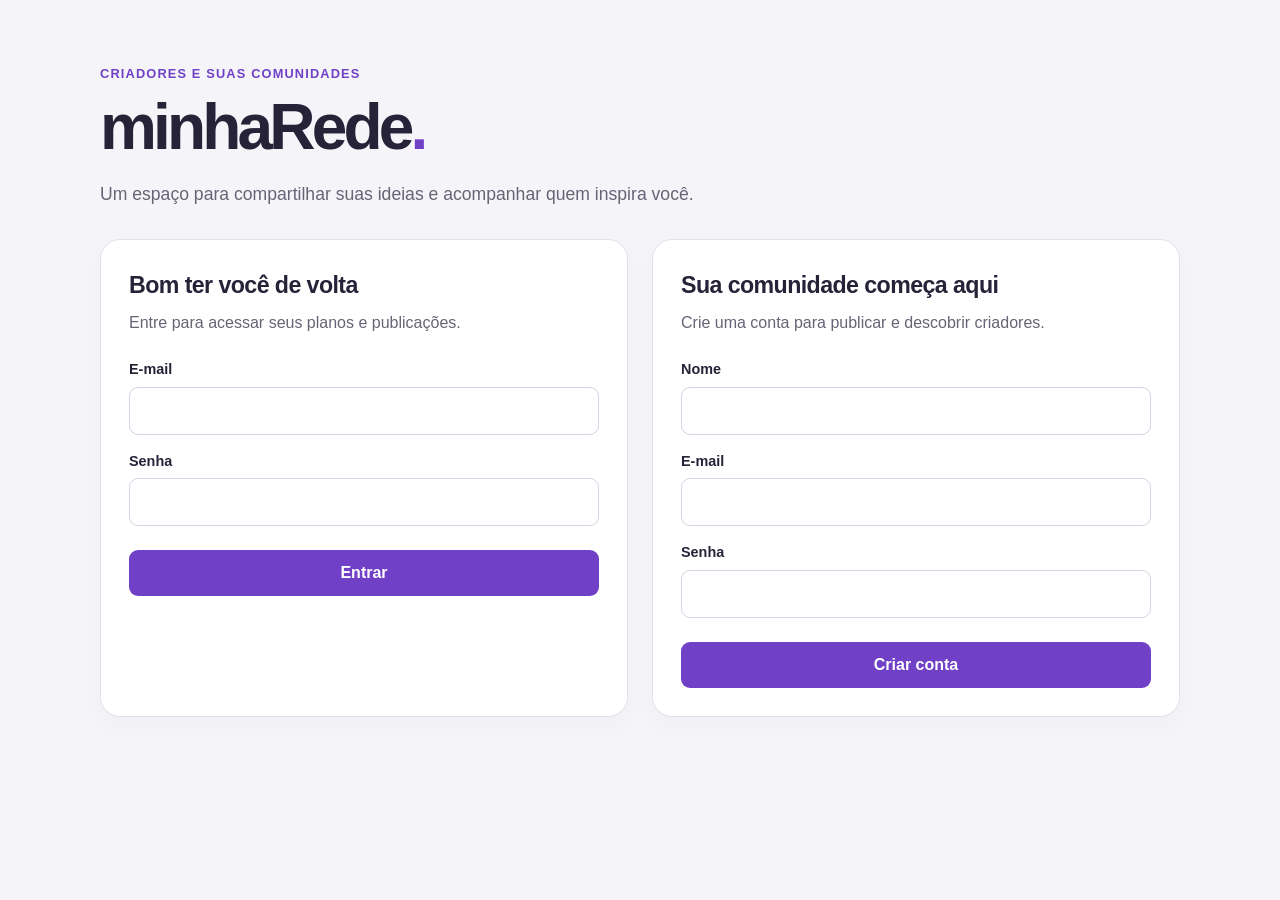
<file: Visao/index.html>
<!DOCTYPE html>
<html lang="pt-BR">
<head>
  <meta charset="UTF-8">
  <meta name="viewport" content="width=device-width, initial-scale=1.0">

  <title>minhaRede — Conecte-se aos seus criadores</title>

  <link rel="stylesheet" href="styles.css">
</head>

<body>
  <!-- Área exibida antes do login -->
  <main
    id="tela-autenticacao"
    class="auth-shell"
    aria-labelledby="titulo-autenticacao"
  >
    <header class="brand-header">
      <p class="eyebrow">Criadores e suas comunidades</p>

      <h1 id="titulo-autenticacao">
        minhaRede<span>.</span>
      </h1>

      <p>
        Um espaço para compartilhar suas ideias
        e acompanhar quem inspira você.
      </p>
    </header>

    <div class="auth-grid">
      <article class="panel">
        <h2>Bom ter você de volta</h2>

        <p class="muted">
          Entre para acessar seus planos e publicações.
        </p>

        <form id="form-login">
          <fieldset disabled>
            <legend class="sr-only">Entrar na conta</legend>

            <label for="email-login">E-mail</label>
            <input
              id="email-login"
              name="email"
              type="email"
              autocomplete="username"
              required
            >

            <label for="senha-login">Senha</label>
            <input
              id="senha-login"
              name="senha"
              type="password"
              autocomplete="current-password"
              required
            >

            <button type="submit" class="button-primary">
              Entrar
            </button>
          </fieldset>
        </form>
      </article>

      <article class="panel">
        <h2>Sua comunidade começa aqui</h2>

        <p class="muted">
          Crie uma conta para publicar e descobrir criadores.
        </p>

        <form id="form-cadastro">
          <fieldset disabled>
            <legend class="sr-only">Criar uma conta</legend>

            <label for="nome-cadastro">Nome</label>
            <input
              id="nome-cadastro"
              name="nome"
              type="text"
              autocomplete="name"
              required
            >

            <label for="email-cadastro">E-mail</label>
            <input
              id="email-cadastro"
              name="email"
              type="email"
              autocomplete="email"
              required
            >

            <label for="senha-cadastro">Senha</label>
            <input
              id="senha-cadastro"
              name="senha"
              type="password"
              autocomplete="new-password"
              required
            >

            <button type="submit" class="button-primary">
              Criar conta
            </button>
          </fieldset>
        </form>
      </article>
    </div>
  </main>

  <!-- Área que o controlador exibirá depois do login -->
  <main id="tela-aplicacao" class="app-shell" hidden>
    <header class="app-header">
      <h1 class="brand">minhaRede<span>.</span></h1>

      <div class="account-area">
        <span id="nome-usuario"></span>

        <button
          id="botao-sair"
          type="button"
          class="button-secondary"
          disabled
        >
          Sair
        </button>
      </div>
    </header>

    <nav class="navigation" aria-label="Áreas da plataforma">
      <button
        type="button"
        data-tela="explorar"
        class="active"
        disabled
      >
        Explorar planos
      </button>

      <button type="button" data-tela="meu-espaco" disabled>
        Meu espaço
      </button>

      <button type="button" data-tela="assinaturas" disabled>
        Minhas assinaturas
      </button>

      <button type="button" data-tela="feed" disabled>
        Meu feed
      </button>
    </nav>

    <!-- Explorar e pesquisar planos -->
    <section
      id="tela-explorar"
      class="workspace"
      aria-labelledby="titulo-explorar"
    >
      <h2 id="titulo-explorar">
        Encontre sua próxima inspiração
      </h2>

      <p class="muted">
        Descubra os planos disponíveis e acompanhe seus criadores.
      </p>

      <form id="form-pesquisa" class="search-form">
        <label class="sr-only" for="pesquisa">
          Pesquisar planos
        </label>

        <input
          id="pesquisa"
          name="pesquisa"
          type="search"
          placeholder="Pesquisar planos"
          disabled
        >

        <button type="submit" class="button-primary" disabled>
          Pesquisar
        </button>
      </form>

      <div id="lista-planos" class="cards-grid">
        <p class="empty-state">
          Os planos disponíveis aparecerão aqui.
        </p>
      </div>
    </section>

    <!-- Criar e consultar o próprio conteúdo -->
    <section
      id="tela-meu-espaco"
      class="workspace"
      aria-labelledby="titulo-meu-espaco"
      hidden
    >
      <h2 id="titulo-meu-espaco">Seu espaço de criação</h2>

      <p class="muted">
        Organize seus planos e compartilhe novas publicações.
      </p>

      <div class="forms-grid">
        <article class="panel">
          <h3>Criar plano</h3>

          <form id="form-plano">
            <fieldset disabled>
              <legend class="sr-only">
                Dados do novo plano
              </legend>

              <label for="nome-plano">Nome do plano</label>
              <input
                id="nome-plano"
                name="nome"
                type="text"
                required
              >

              <label for="descricao-plano">Descrição</label>
              <textarea
                id="descricao-plano"
                name="descricao"
                rows="3"
                required
              ></textarea>

              <label for="preco-plano">Preço (R$)</label>
              <input
                id="preco-plano"
                name="preco"
                type="number"
                step="0.01"
                required
              >

              <button type="submit" class="button-primary">
                Criar plano
              </button>
            </fieldset>
          </form>
        </article>

        <article class="panel">
          <h3>Publicar uma ideia</h3>

          <form id="form-post">
            <fieldset disabled>
              <legend class="sr-only">
                Dados da nova publicação
              </legend>

              <label for="titulo-post">Título</label>
              <input
                id="titulo-post"
                name="titulo"
                type="text"
                required
              >

              <label for="texto-post">Texto</label>
              <textarea
                id="texto-post"
                name="texto"
                rows="5"
                required
              ></textarea>

              <label for="imagem-post">Imagem (opcional)</label>
              <input
                id="imagem-post"
                name="imagem"
                type="file"
                accept="image/*"
              >

              <label for="plano-post">Plano (opcional)</label>

              <select id="plano-post" name="plano">
                <option value="">Sem vincular a um plano</option>
              </select>

              <button type="submit" class="button-primary">
                Publicar
              </button>
            </fieldset>
          </form>
        </article>
      </div>

      <h3>Meus planos</h3>
      <div id="lista-meus-planos" class="cards-grid">
        <p class="empty-state">
          Seus planos aparecerão aqui.
        </p>
      </div>

      <h3>Minhas publicações</h3>
      <div id="lista-meus-posts" class="cards-grid">
        <p class="empty-state">
          Suas publicações aparecerão aqui.
        </p>
      </div>
    </section>

    <!-- Consultar os planos assinados -->
    <section
      id="tela-assinaturas"
      class="workspace"
      aria-labelledby="titulo-assinaturas"
      hidden
    >
      <h2 id="titulo-assinaturas">
        Criadores que você acompanha
      </h2>

      <p class="muted">Veja os planos que você assinou.</p>

      <div id="lista-assinaturas" class="cards-grid">
        <p class="empty-state">
          Suas assinaturas aparecerão aqui.
        </p>
      </div>
    </section>

    <!-- Consultar o feed disponível no domínio -->
    <section
      id="tela-feed"
      class="workspace"
      aria-labelledby="titulo-feed"
      hidden
    >
      <div class="section-header">
        <h2 id="titulo-feed">Novidades da sua comunidade</h2>

        <button
          id="botao-recarregar"
          type="button"
          class="button-secondary"
          disabled
        >
          Atualizar feed
        </button>
      </div>

      <p class="muted">
        Publicações dos planos que você assinou, quando disponíveis.
      </p>

      <div id="lista-feed" class="cards-grid">
        <p class="empty-state">
          As publicações disponíveis aparecerão aqui.
        </p>
      </div>
    </section>
  </main>

  <!-- Espaço para mensagens de sucesso ou erro -->
  <p
    id="mensagem"
    class="status-message"
    role="status"
    aria-live="polite"
  ></p>
  <script type="module" src="../app.js"></script>
</body>
</html>
</file>
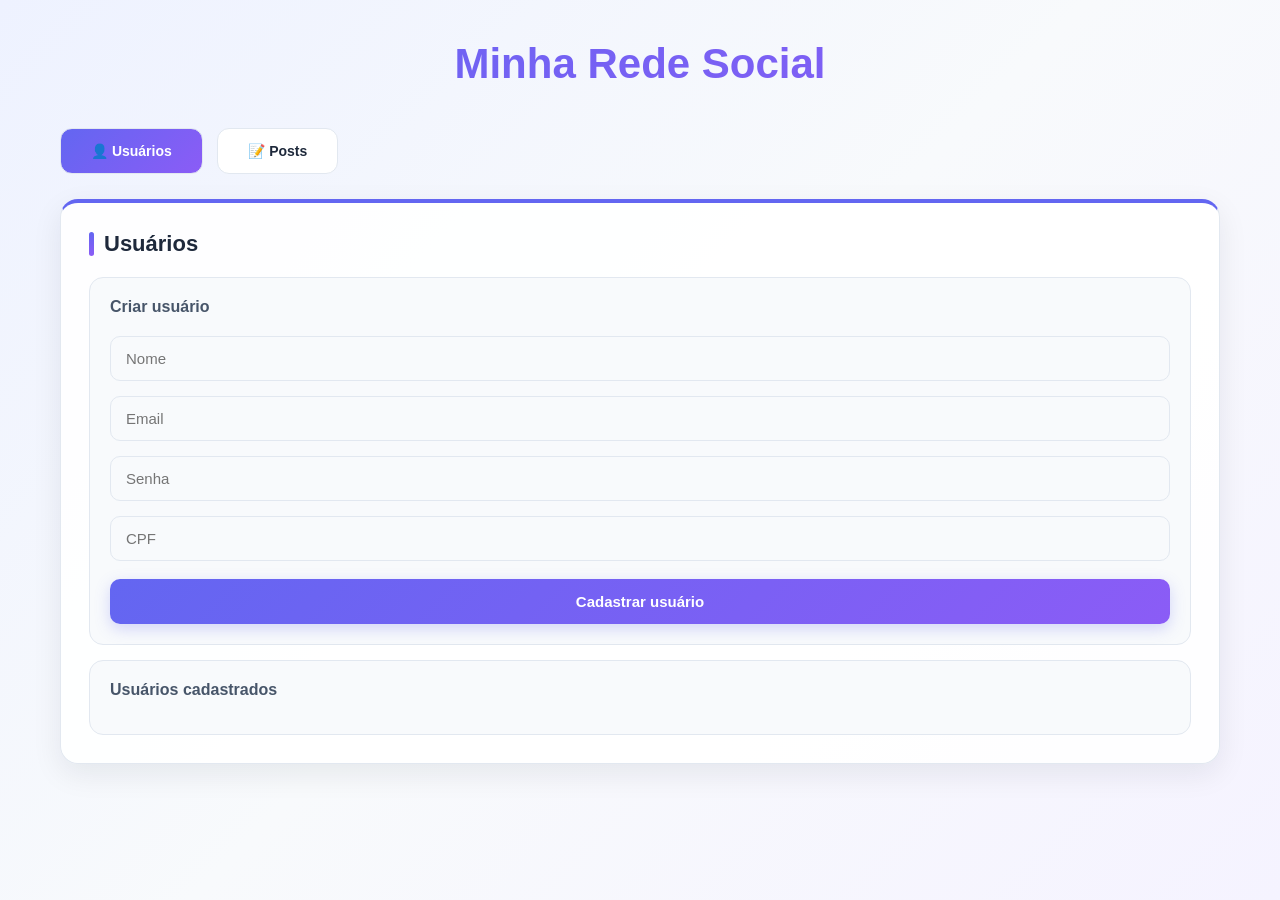
<file: src/Interface/Visual/index.html>
<!DOCTYPE html> <html lang="pt-BR"> <head> <meta charset="UTF-8"> <meta name="viewport" content="width=device-width, initial-scale=1.0">
    <title>Patreon</title> <link rel="stylesheet" href="style.css">
    
    </head> <body>

    <h1>Minha Rede Social</h1>
   


    <!-- ================================= -->
    <!-- SEÇÃO DE USUÁRIOS -->
    <!-- ================================= -->

    <div class="tabs">

    <!-- ================================= -->
    <!-- BOTÕES DE NAVEGAÇÃO -->
    <!-- ================================= -->

    <input
        type="radio"
        name="pagina"
        id="tab-usuarios"
        checked
    >

    <label for="tab-usuarios">
        👤 Usuários
    </label>


    <input
        type="radio"
        name="pagina"
        id="tab-posts"
    >

    <label for="tab-posts">
        📝 Posts
    </label>


    <!-- ================================= -->
    <!-- SEÇÃO DE USUÁRIOS -->
    <!-- ================================= -->

    <section id="usuarios-section">

        <h2>Usuários</h2>

        <div class="criar-usuario">

            <h3>Criar usuário</h3>

            <form id="formUsuario">

                <input
                    id="nome"
                    type="text"
                    placeholder="Nome"
                    required
                >

                <input
                    id="email"
                    type="email"
                    placeholder="Email"
                    required
                >

                <input
                    id="senha"
                    type="password"
                    placeholder="Senha"
                    required
                >

                <input
                    id="cpf"
                    type="text"
                    placeholder="CPF"
                    required
                >

                <button type="submit">
                    Cadastrar usuário
                </button>

            </form>

        </div>


        <div class="usuarios-cadastrados">

            <h3>Usuários cadastrados</h3>

            <div id="listaUsuarios"></div>

        </div>

    </section>


    <!-- ================================= -->
    <!-- SEÇÃO DE POSTS -->
    <!-- ================================= -->

    <section id="posts-section">

        <h2>Posts</h2>

        <div class="criar-post">

            <h3>Criar post</h3>

            <form id="formPost">

                <input
                    id="titulo"
                    type="text"
                    placeholder="Título"
                    required
                >

                <textarea
                    id="texto"
                    placeholder="Texto"
                    required
                ></textarea>

                <label for="imagem">
                    Imagem (opcional)
                </label>

                <input
                    id="imagem"
                    type="file"
                    accept="image/*"
                >

                <select id="autor" required>

                    <option value="">
                        Selecione um autor
                    </option>

                </select>

                <button type="submit">
                    Criar post
                </button>

            </form>

        </div>


        <div class="posts-publicados">

            <h3>Posts publicados</h3>

            <div id="listaPosts"></div>

        </div>

    </section>

</div>
    
    
    <!-- =============================== -->
    <!-- JAVASCRIPT -->
    <!-- =============================== -->
    
    <script type="module">
    
        import Servidor from "../../Servidor/Servicos/Servidor.js";
    
    
        // Criar o servidor
        const servidor = new Servidor();
    
    
        // =====================================
        // CADASTRAR USUÁRIO
        // =====================================
    
        const formUsuario =
            document.getElementById("formUsuario");
    
    
        formUsuario.addEventListener(
            "submit",
            function(event) {
    
                event.preventDefault();
    
    
                const nome =
                    document.getElementById("nome").value;
    
                const email =
                    document.getElementById("email").value;
    
                const senha =
                    document.getElementById("senha").value;
    
                const cpf =
                    document.getElementById("cpf").value;
    
    
                // Criar usuário através do servidor
                const usuario =
                    servidor.criarUsuario(
                        nome,
                        email,
                        senha,
                        cpf
                    );
    
    
                console.log(
                    "Usuário criado:",
                    usuario
                );
    
    
                console.log(
                    "Todos os usuários:",
                    servidor.usuarios
                );
    
    
                // Limpar formulário
                formUsuario.reset();
    
    
                // Atualizar lista
                atualizarUsuarios();
    
    
                alert(
                    "Usuário " +
                    usuario.nome +
                    " cadastrado com sucesso!"
                );
    
            }
        );
    
    
        // =====================================
        // MOSTRAR USUÁRIOS
        // =====================================
    
        function atualizarUsuarios() {
    
            const lista =
                document.getElementById(
                    "listaUsuarios"
                );
    
    
            // Limpar lista
            lista.innerHTML = "";
    
    
            // Limpar select de autores
            const selectAutor =
                document.getElementById("autor");
    
    
            selectAutor.innerHTML =
                '<option value="">Selecione um autor</option>';
    
    
            // Percorrer usuários
            servidor.usuarios.forEach(
                function(usuario, index) {
    
    
                    // Criar div do usuário
                    const div =
                        document.createElement("div");
    
    
                    div.className = "usuario";
    
    
                    div.innerHTML =
                        "<strong>" +
                        usuario.nome +
                        "</strong><br>" +
    
                        "Email: " +
                        usuario.email +
                        "<br>" +
    
                        "CPF: " +
                        usuario.cpf;
    
    
                    lista.appendChild(div);
    
    
                    // Criar opção no select
                    const option =
                        document.createElement("option");
    
    
                    option.value = index;
    
    
                    option.textContent =
                        usuario.nome;
    
    
                    selectAutor.appendChild(option);
    
                }
            );
    
        }
    
    
        // =====================================
        // CRIAR POST
        // =====================================
    
        const formPost =
            document.getElementById("formPost");


        formPost.addEventListener(
            "submit",
            function(event) {

                event.preventDefault();


                const titulo =
                    document.getElementById("titulo").value;


                const texto =
                    document.getElementById("texto").value;


                const autorIndex =
                    document.getElementById("autor").value;


                const arquivoImagem =
                    document.getElementById("imagem").files[0];


                if (autorIndex === "") {

                    alert("Selecione um autor!");

                    return;
                }


                const autor =
                    servidor.usuarios[autorIndex];


                // =====================================
                // SEM IMAGEM
                // =====================================

                if (!arquivoImagem) {

                    servidor.criarPost(
                        titulo,
                        texto,
                        autor
                    );

                    formPost.reset();

                    atualizarPosts();

                    return;
                }


                // =====================================
                // COM IMAGEM
                // =====================================

                const leitor =
                    new FileReader();


                leitor.onload = function(event) {

                    const imagem =
                        event.target.result;


                    console.log("Imagem carregada!");
                    console.log(imagem);


                    servidor.criarPost(
                        titulo,
                        texto,
                        autor,
                        imagem
                    );


                    formPost.reset();

                    atualizarPosts();

                };


                leitor.readAsDataURL(arquivoImagem);

            }
        );
    
        // =====================================
        // MOSTRAR POSTS
        // =====================================
    
        function atualizarPosts() {
            const lista =
                document.getElementById("listaPosts");


            lista.innerHTML = "";


            servidor.posts.forEach(
                function(post) {

                    const div =
                        document.createElement("div");


                    div.className = "post";


                    let conteudoImagem = "";


                    if (post.imagem) {

                        conteudoImagem =
                            `
                            <img
                                src="${post.imagem}"
                                alt="Imagem do post"
                                style="
                                    width: 100%;
                                    max-height: 500px;
                                    object-fit: contain;
                                    border-radius: 8px;
                                    margin-top: 10px;
                                "
                            >
                            `;
                    }


                    div.innerHTML =
                        `
                        <h3>
                            ${post.titulo}
                        </h3>

                        <p>
                            ${post.texto}
                        </p>

                        ${conteudoImagem}

                        <p>
                            <small>
                                Autor: ${post.autor.nome}
                            </small>
                        </p>
                        `;


                    lista.appendChild(div);

                }
            );
            }
    
    </script>
    
    </body> </html>
</file>
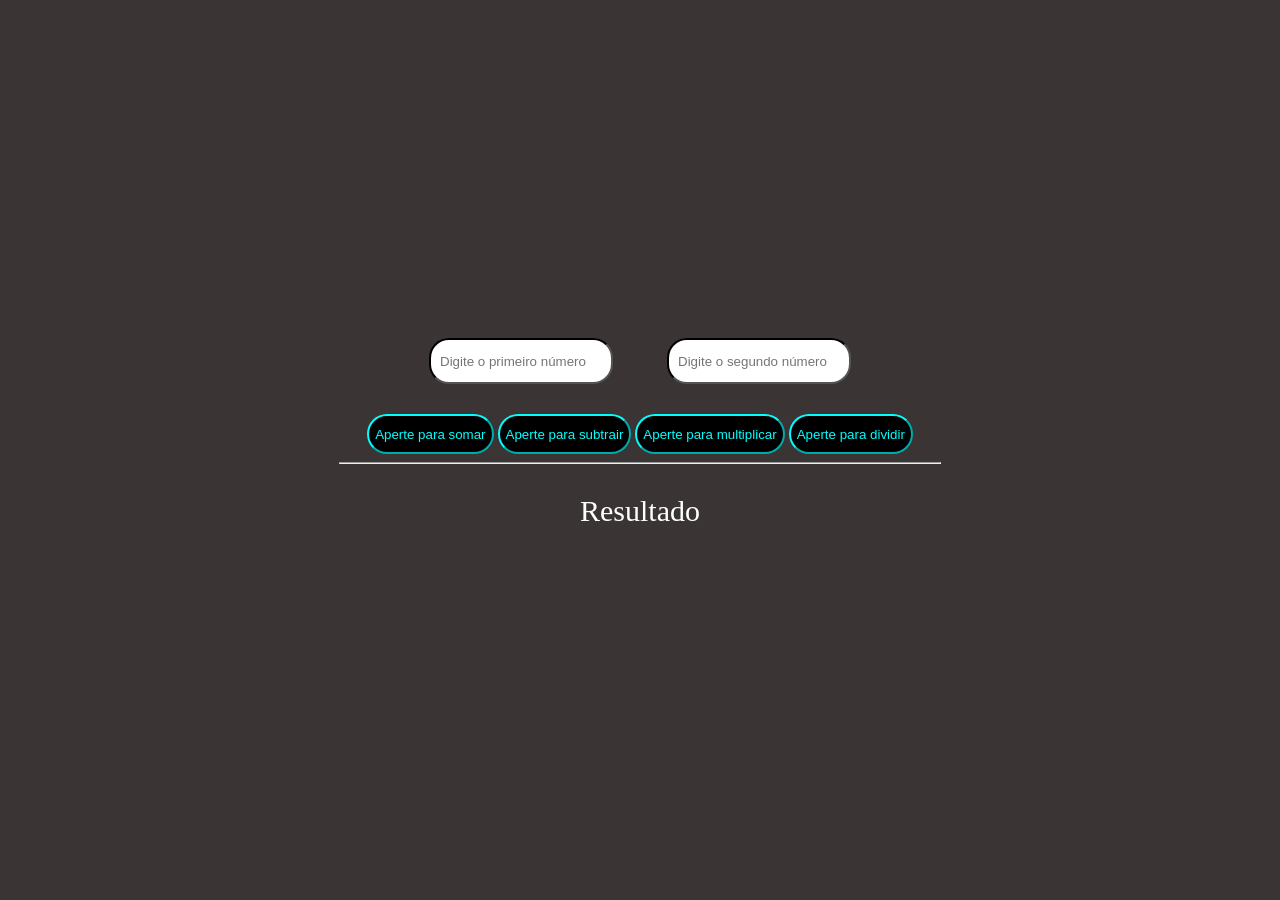
<file: src/Interface/calc/random.html>
<!DOCTYPE html>
<html lang="pt-BR">
<head>
    <meta charset="UTF-8">
    <meta name="viewport" content="width=device-width, initial-scale=1.0">

    <title>Calculadora de Ângelo</title>

    <link rel="stylesheet" href="random.css">
    <script src="../../Dominio/Calculadora.js"></script>
    <script src="../../Servidor/Servicos/random.js"></script>
    


</head>

<body>

    <div style="margin-top: 30px;">
        <input
            class="input"
            id="num1"
            type="number"
            placeholder="Digite o primeiro número"
        >

        <input
            style="margin-left: 50px;"
            class="input"
            id="num2"
            type="number"
            placeholder="Digite o segundo número"
        >
    </div>

    <div style="margin-top: 30px;">

        <button
            class="botao"
            onclick="resultado.innerHTML = soma(num1.value, num2.value)">
            Aperte para somar
        </button>

        <button
            class="botao"
            onclick="resultado.innerHTML = subtracao(num1.value, num2.value)">
            Aperte para subtrair
        </button>

        <button
            class="botao"
            onclick="resultado.innerHTML = multiplica(num1.value, num2.value)">
            Aperte para multiplicar
        </button>

        <button
            class="botao"
            onclick="resultado.innerHTML = divide(num1.value, num2.value)">
            Aperte para dividir
        </button>

    </div>

    <hr class="barra">

    <p class="resultado" id="resultado">Resultado</p>

</body>
</html>
</file>
<file: Visao/styles.css>
/* Cores e aparência geral */
:root {
  --background: #f5f4f8;
  --surface: #ffffff;
  --text: #262238;
  --muted: #686375;
  --accent: #7041c6;
  --accent-dark: #56309c;
  --border: #e5e1ec;

  font-family: "Segoe UI", Arial, sans-serif;
  color: var(--text);
  background: var(--background);
}

* {
  box-sizing: border-box;
}

[hidden] {
  display: none !important;
}

body {
  margin: 0;
  line-height: 1.5;
}

h1, h2, h3, p {
  margin: 0;
}

h2 {
  font-size: 1.45rem;
  letter-spacing: -0.025em;
}

h3 {
  font-size: 1.1rem;
}

button,
input,
textarea,
select {
  font: inherit;
}

/* Largura das áreas principais */
.auth-shell,
.app-shell,
.status-message {
  width: min(1080px, calc(100% - 40px));
  margin-inline: auto;
}

/* Entrada e apresentação da marca */
.auth-shell {
  padding-top: 64px;
}

.brand-header {
  max-width: 660px;
  margin-bottom: 32px;
}

.eyebrow {
  color: var(--accent);
  font-size: 0.8rem;
  font-weight: 700;
  letter-spacing: 0.09em;
  text-transform: uppercase;
}

.brand-header h1 {
  font-size: clamp(2.7rem, 6vw, 4rem);
  letter-spacing: -0.06em;
  line-height: 1.15;
  margin: 8px 0 16px;
}

.brand-header > p:last-child {
  color: var(--muted);
  font-size: 1.1rem;
}

.brand-header span,
.brand span {
  color: var(--accent);
}

/* Painéis e organização dos formulários */
.auth-grid,
.forms-grid {
  display: grid;
  grid-template-columns: repeat(2, minmax(0, 1fr));
  gap: 24px;
}

.panel {
  background: var(--surface);
  border: 1px solid var(--border);
  border-radius: 20px;
  padding: 28px;
  box-shadow: 0 10px 28px #26223806;
}

.panel > .muted {
  margin: 8px 0 24px;
}

.panel > h3 {
  margin-bottom: 20px;
}

.muted {
  color: var(--muted);
}

fieldset {
  margin: 0;
  padding: 0;
  border: 0;
  min-width: 0;
}

label {
  display: block;
  margin: 16px 0 6px;
  font-size: 0.9rem;
  font-weight: 600;
}

fieldset label:first-of-type {
  margin-top: 0;
}

input,
textarea,
select {
  display: block;
  width: 100%;
  padding: 11px 13px;
  color: var(--text);
  background: var(--surface);
  border: 1px solid #d8d2e2;
  border-radius: 9px;
}

textarea {
  resize: vertical;
  min-height: 96px;
}

input::placeholder {
  color: #837b92;
}

/* Botões e indicação de foco */
button {
  border: 0;
  border-radius: 9px;
  padding: 11px 18px;
  font-weight: 600;
  cursor: pointer;
}

.button-primary {
  background: var(--accent);
  color: white;
}

.button-primary:hover:not(:disabled) {
  background: var(--accent-dark);
}

.button-secondary {
  background: #efebf6;
  color: var(--accent-dark);
}

fieldset button {
  margin-top: 24px;
  width: 100%;
}

button:disabled {
  cursor: not-allowed;
  opacity: 0.65;
}

input:disabled,
textarea:disabled {
  background: #faf9fc;
  color: var(--muted);
}

:focus-visible {
  outline: 3px solid #a47de6;
  outline-offset: 3px;
}

/* Cabeçalho e navegação da área interna */
.app-shell {
  padding-top: 24px;
}

.app-header,
.account-area,
.section-header {
  display: flex;
  align-items: center;
  justify-content: space-between;
  gap: 16px;
}

.app-header {
  padding-bottom: 22px;
}

.brand {
  color: var(--text);
  font-size: 1.6rem;
  font-weight: 800;
  letter-spacing: -0.05em;
}

.account-area {
  font-size: 0.9rem;
}

.navigation {
  display: flex;
  gap: 8px;
  padding: 8px;
  background: #eae6f1;
  border-radius: 13px;
}

.navigation button {
  flex: 1;
  background: transparent;
  color: var(--muted);
}

.navigation .active {
  background: var(--surface);
  color: var(--accent-dark);
  box-shadow: 0 2px 6px #26223808;
}

/* Conteúdo, pesquisa e espaços para os cards */
.workspace {
  padding-top: 32px;
}

.workspace > .muted {
  margin: 8px 0 24px;
}

.workspace > h3 {
  margin: 28px 0 12px;
}

.search-form {
  display: flex;
  gap: 12px;
  max-width: 680px;
  margin-bottom: 24px;
}

.search-form input {
  flex: 1;
  min-width: 0;
}

.cards-grid {
  display: grid;
  grid-template-columns: repeat(3, minmax(0, 1fr));
  gap: 16px;
}

.empty-state {
  grid-column: 1 / -1;
  padding: 28px;
  text-align: center;
  color: var(--muted);
  border: 1px dashed #d8d2e2;
  border-radius: 14px;
}

/* Mensagens e acessibilidade */
.status-message {
  margin-top: 24px;
  margin-bottom: 40px;
  padding: 12px 16px;
  color: var(--muted);
  background: #eeebf4;
  border-radius: 10px;
  font-size: 0.9rem;
}

.status-message:empty {
  display: none;
}

.sr-only {
  position: absolute;
  width: 1px;
  height: 1px;
  padding: 0;
  margin: -1px;
  overflow: hidden;
  clip-path: inset(50%);
  white-space: nowrap;
  border: 0;
}

/* Adaptação para telas menores */
@media (max-width: 720px) {
  .auth-shell,
  .app-shell,
  .status-message {
    width: calc(100% - 32px);
  }

  .auth-shell {
    padding-top: 36px;
  }

  .auth-grid,
  .forms-grid,
  .cards-grid {
    grid-template-columns: 1fr;
  }

  .panel {
    padding: 22px;
  }

  .navigation {
    display: grid;
    grid-template-columns: 1fr 1fr;
  }

  .navigation button {
    padding-inline: 8px;
    font-size: 0.9rem;
  }

  .app-header,
  .section-header {
    align-items: flex-start;
    flex-wrap: wrap;
  }

  .search-form {
    gap: 8px;
  }

  .search-form button {
    padding-inline: 12px;
  }

  .status-message.is-error {
    background: #fff1f2;
    color: #9f1239;
  }

  .status-message.is-success {
    background: #f0fdf4;
    color: #166534;
  }
}
</file>
<file: src/Interface/Visual/style.css>
* {
    margin: 0;
    padding: 0;
    box-sizing: border-box;
}

:root {
    --primary: #6366f1;
    --primary-dark: #4f46e5;
    --secondary: #8b5cf6;
    --background: #f1f5f9;
    --card: #ffffff;
    --text: #1e293b;
    --text-light: #64748b;
    --border: #e2e8f0;
}

body {
    font-family: Arial, sans-serif;
    min-height: 100vh;

    background: linear-gradient(
        135deg,
        #eef2ff,
        #f8fafc,
        #f5f3ff
    );

    color: var(--text);

    max-width: 1200px;
    margin: auto;
    padding: 40px 20px;
}

body > h1 {
    text-align: center;
    font-size: 42px;
    font-weight: 800;
    margin-bottom: 35px;

    background: linear-gradient(
        135deg,
        var(--primary),
        var(--secondary)
    );

    -webkit-background-clip: text;
    -webkit-text-fill-color: transparent;
}

/* =================================
   ORGANIZAÇÃO DAS SEÇÕES
================================= */

body > h1 {
    grid-column: 1 / -1;
}


section {
    background: rgba(255, 255, 255, 0.95);

    padding: 28px;
    margin-bottom: 24px;

    border-radius: 18px;
    border: 1px solid var(--border);

    box-shadow: 0 10px 30px rgba(15, 23, 42, 0.08);

    transition: 0.2s;
}

section:hover {
    transform: translateY(-2px);

    box-shadow:
        0 15px 40px rgba(15, 23, 42, 0.12);
}

section h2 {
    font-size: 22px;
    margin-bottom: 20px;

    display: flex;
    align-items: center;
    gap: 10px;
}

section h2::before {
    content: "";

    width: 5px;
    height: 24px;

    border-radius: 10px;

    background: linear-gradient(
        var(--primary),
        var(--secondary)
    );
}

form {
    display: flex;
    flex-direction: column;
}

input,
textarea,
select {
    width: 100%;

    padding: 13px 15px;

    margin: 5px 0 10px;

    border: 1px solid var(--border);
    border-radius: 10px;

    background: #f8fafc;

    color: var(--text);

    font-size: 15px;

    outline: none;

    transition: 0.2s;
}

input:focus,
textarea:focus,
select:focus {
    background: white;

    border-color: var(--primary);

    box-shadow:
        0 0 0 4px rgba(99, 102, 241, 0.12);
}

textarea {
    min-height: 130px;
    resize: vertical;
}

label {
    font-size: 14px;
    font-weight: 600;

    color: var(--text-light);

    margin-top: 5px;
}

button {
    width: 100%;

    padding: 14px 18px;

    margin-top: 8px;

    border: none;
    border-radius: 10px;

    background: linear-gradient(
        135deg,
        var(--primary),
        var(--secondary)
    );

    color: white;

    font-size: 15px;
    font-weight: 700;

    cursor: pointer;

    box-shadow:
        0 5px 15px rgba(99, 102, 241, 0.25);

    transition: 0.2s;
}

button:hover {
    transform: translateY(-2px);

    box-shadow:
        0 8px 20px rgba(99, 102, 241, 0.35);
}

.usuario {
    background: linear-gradient(
        135deg,
        #ffffff,
        #f8fafc
    );

    border: 1px solid var(--border);

    padding: 18px;
    margin-top: 12px;

    border-radius: 14px;

    transition: 0.2s;
}

.usuario:hover {
    transform: translateX(4px);

    box-shadow:
        0 8px 20px rgba(15, 23, 42, 0.08);
}

.usuario strong {
    display: inline-block;

    font-size: 17px;

    margin-bottom: 5px;

    color: var(--primary-dark);
}

.post {
    background: white;

    border: 1px solid var(--border);

    padding: 22px;
    margin-top: 16px;

    border-radius: 16px;

    box-shadow:
        0 5px 15px rgba(15, 23, 42, 0.05);

    transition: 0.2s;
}

.post:hover {
    transform: translateY(-3px);

    box-shadow:
        0 12px 30px rgba(15, 23, 42, 0.1);
}

.post h3 {
    font-size: 21px;
    margin-bottom: 10px;
}

.post p {
    color: #475569;

    line-height: 1.7;

    margin-bottom: 12px;
}

.post small {
    color: var(--text-light);
    font-weight: 600;
}

.post img {
    width: 100%;

    max-height: 500px;

    object-fit: contain;

    border-radius: 12px;

    margin-top: 10px;

    background: #f8fafc;

    border: 1px solid var(--border);
}

input[type="file"] {
    padding: 10px;
    cursor: pointer;
    background: white;
}

input[type="file"]::file-selector-button {
    border: none;

    background: #eef2ff;

    color: var(--primary-dark);

    padding: 8px 12px;

    border-radius: 8px;

    font-weight: 600;

    cursor: pointer;

    margin-right: 10px;
}

@media (max-width: 600px) {
    body {
        padding: 20px 12px;
    }

    body > h1 {
        font-size: 32px;
    }

    section {
        padding: 20px;
    }

    section h2 {
        font-size: 19px;
    }

    .post {
        padding: 18px;
    }
}

/* =================================
   SEÇÕES PRINCIPAIS
================================= */

#usuarios-section,
#posts-section {
    margin-bottom: 30px;
}


/* =================================
   SUBSEÇÕES
================================= */

.criar-usuario,
.usuarios-cadastrados,
.criar-post,
.posts-publicados {
    padding: 20px;

    margin-top: 15px;

    border-radius: 14px;

    background: #f8fafc;

    border: 1px solid #e2e8f0;
}


/* =================================
   TÍTULOS INTERNOS
================================= */

.criar-usuario h3,
.usuarios-cadastrados h3,
.criar-post h3,
.posts-publicados h3 {
    font-size: 16px;

    margin-bottom: 15px;

    color: #475569;
}


/* =================================
   SEÇÃO DE USUÁRIOS
================================= */

#usuarios-section {
    border-top: 4px solid #6366f1;
}


/* =================================
   SEÇÃO DE POSTS
================================= */

#posts-section {
    border-top: 4px solid #8b5cf6;
}

/* =================================
   PAINÉIS
================================= */

.painel {
    background: white;

    border-radius: 18px;

    margin-bottom: 20px;

    border: 1px solid var(--border);

    box-shadow:
        0 10px 30px rgba(15, 23, 42, 0.08);

    overflow: hidden;
}


/* =================================
   BOTÃO DO PAINEL
================================= */

.painel summary {
    padding: 22px 25px;

    font-size: 20px;

    font-weight: 700;

    color: var(--text);

    cursor: pointer;

    list-style: none;

    background:
        linear-gradient(
            135deg,
            #ffffff,
            #f8fafc
        );

    transition: 0.2s;
}


/* Remove a setinha padrão */

.painel summary::-webkit-details-marker {
    display: none;
}


/* Nossa própria seta */

.painel summary::after {
    content: "＋";

    float: right;

    font-size: 22px;

    color: var(--primary);

    transition: 0.2s;
}


/* Quando estiver aberto */

.painel[open] summary::after {
    content: "−";
}


/* Hover */

.painel summary:hover {
    background: #f8fafc;
}


/* =================================
   CONTEÚDO
================================= */

.painel section {
    margin: 0;

    border: none;

    border-radius: 0;

    box-shadow: none;

    background: white;
}

/* =================================
   SISTEMA DE ABAS
================================= */

.tabs {
    width: 100%;
}


/* Esconde os radio buttons */

.tabs input[type="radio"] {
    display: none;
}


/* =================================
   BOTÕES
================================= */

.tabs label {
    display: inline-block;

    padding: 14px 30px;

    margin-right: 10px;

    border-radius: 12px;

    background: white;

    color: var(--text);

    border: 1px solid var(--border);

    font-weight: 700;

    cursor: pointer;

    transition: 0.2s;
}


.tabs label:hover {
    background: #eef2ff;
}


/* =================================
   SEÇÕES
================================= */

.tabs section {
    display: none;

    margin-top: 25px;
}


/* =================================
   MOSTRAR USUÁRIOS
================================= */

#tab-usuarios:checked ~ #usuarios-section {
    display: block;
}


/* =================================
   MOSTRAR POSTS
================================= */

#tab-posts:checked ~ #posts-section {
    display: block;
}


/* =================================
   BOTÃO ATIVO
================================= */

#tab-usuarios:checked + label {
    background: linear-gradient(
        135deg,
        var(--primary),
        var(--secondary)
    );

    color: white;
}


#tab-posts:checked + label {
    background: linear-gradient(
        135deg,
        var(--primary),
        var(--secondary)
    );

    color: white;
}
</file>
<file: src/Interface/calc/random.css>
.head {
    color:rgb(255, 255, 255);
    font-size: 50px;
    font-family: monospace;
    text-align:center;
}
body {
    background-color: rgb(58, 52, 52);
    padding: 300px;
    text-align:center;
}

.input {
    border-radius: 20px;
    border-color: black;
    color:black;
    padding-left: 9px;
    height: 40px;
}

.divnum2 {
    margin-left: 50px;
    display: inline-block;
}

.botao {
    height: 40px;
    background-color: black;
    color: aqua;
    border-radius: 30px;
    border-color: aqua;
}

.resultado {
    color:white;
    font-size: 30px;
}

.barra {
    width: 600px;
    color:black;
}
</file>
